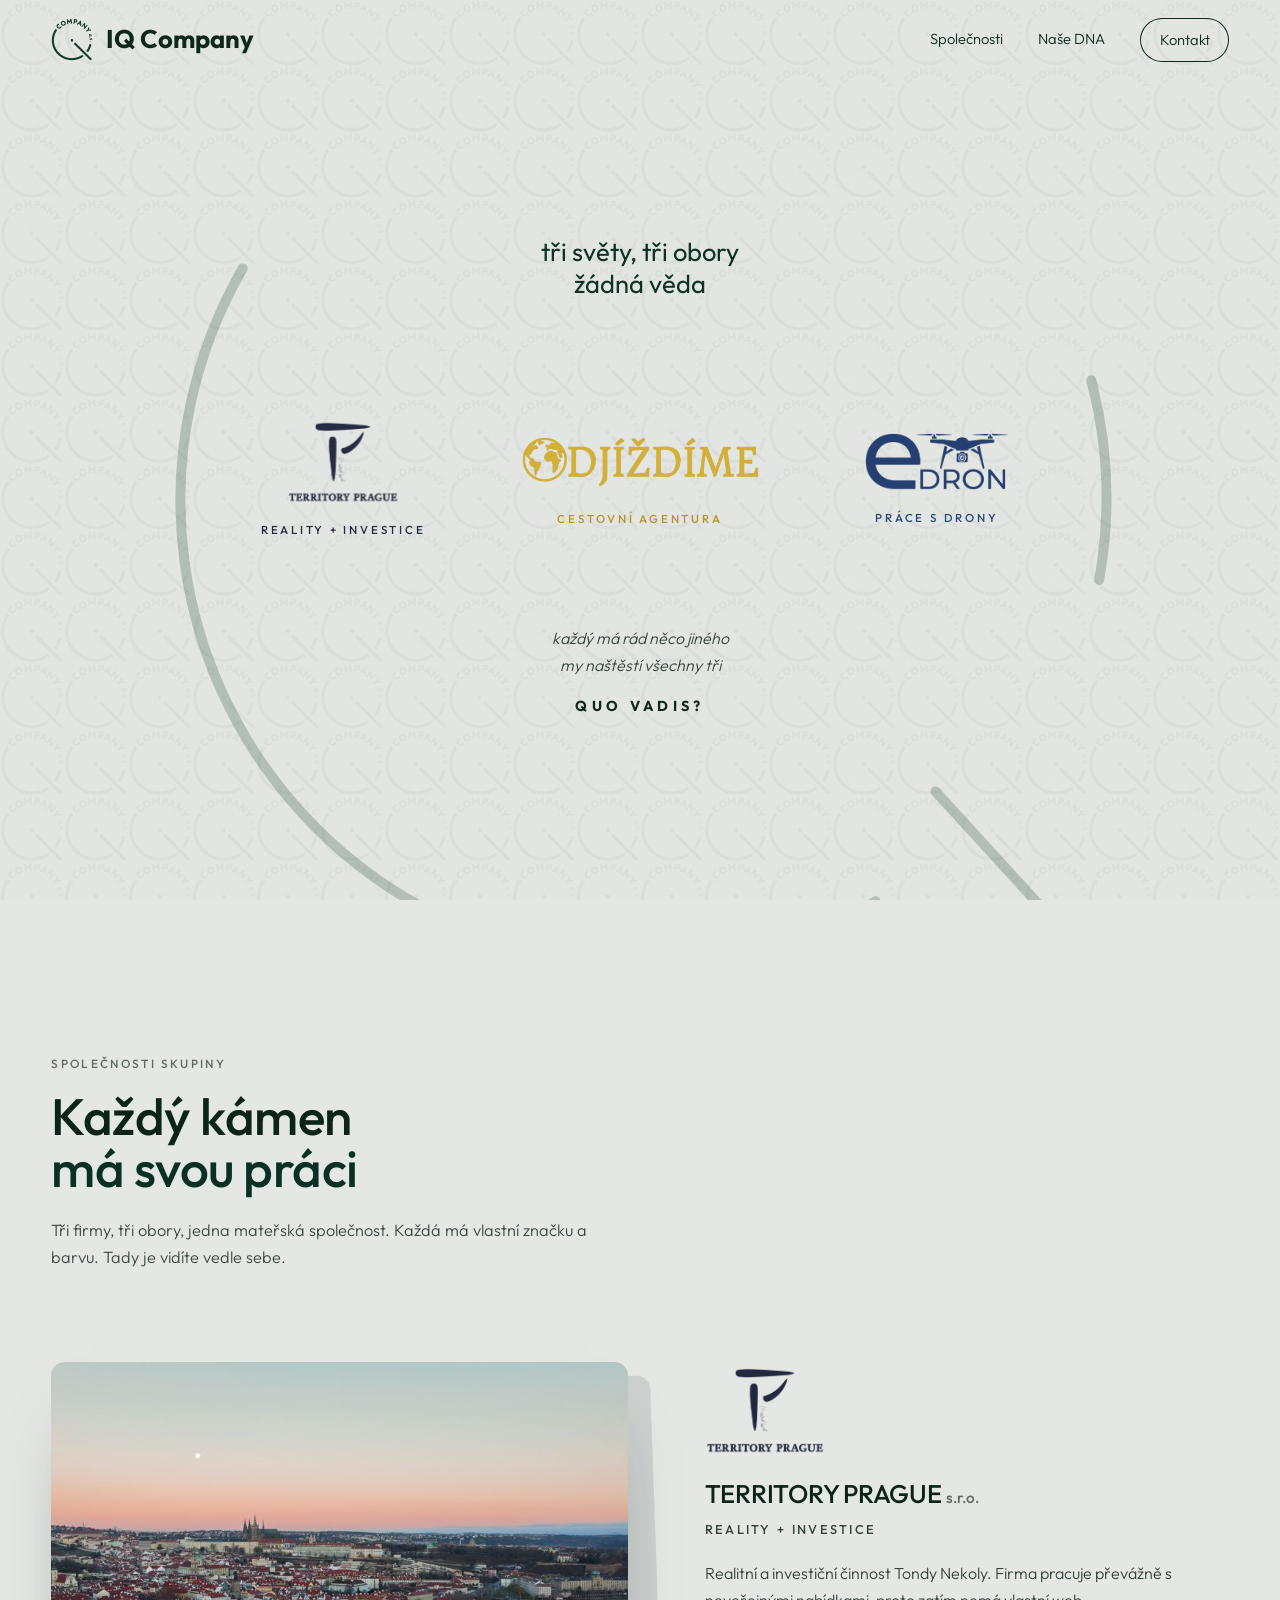
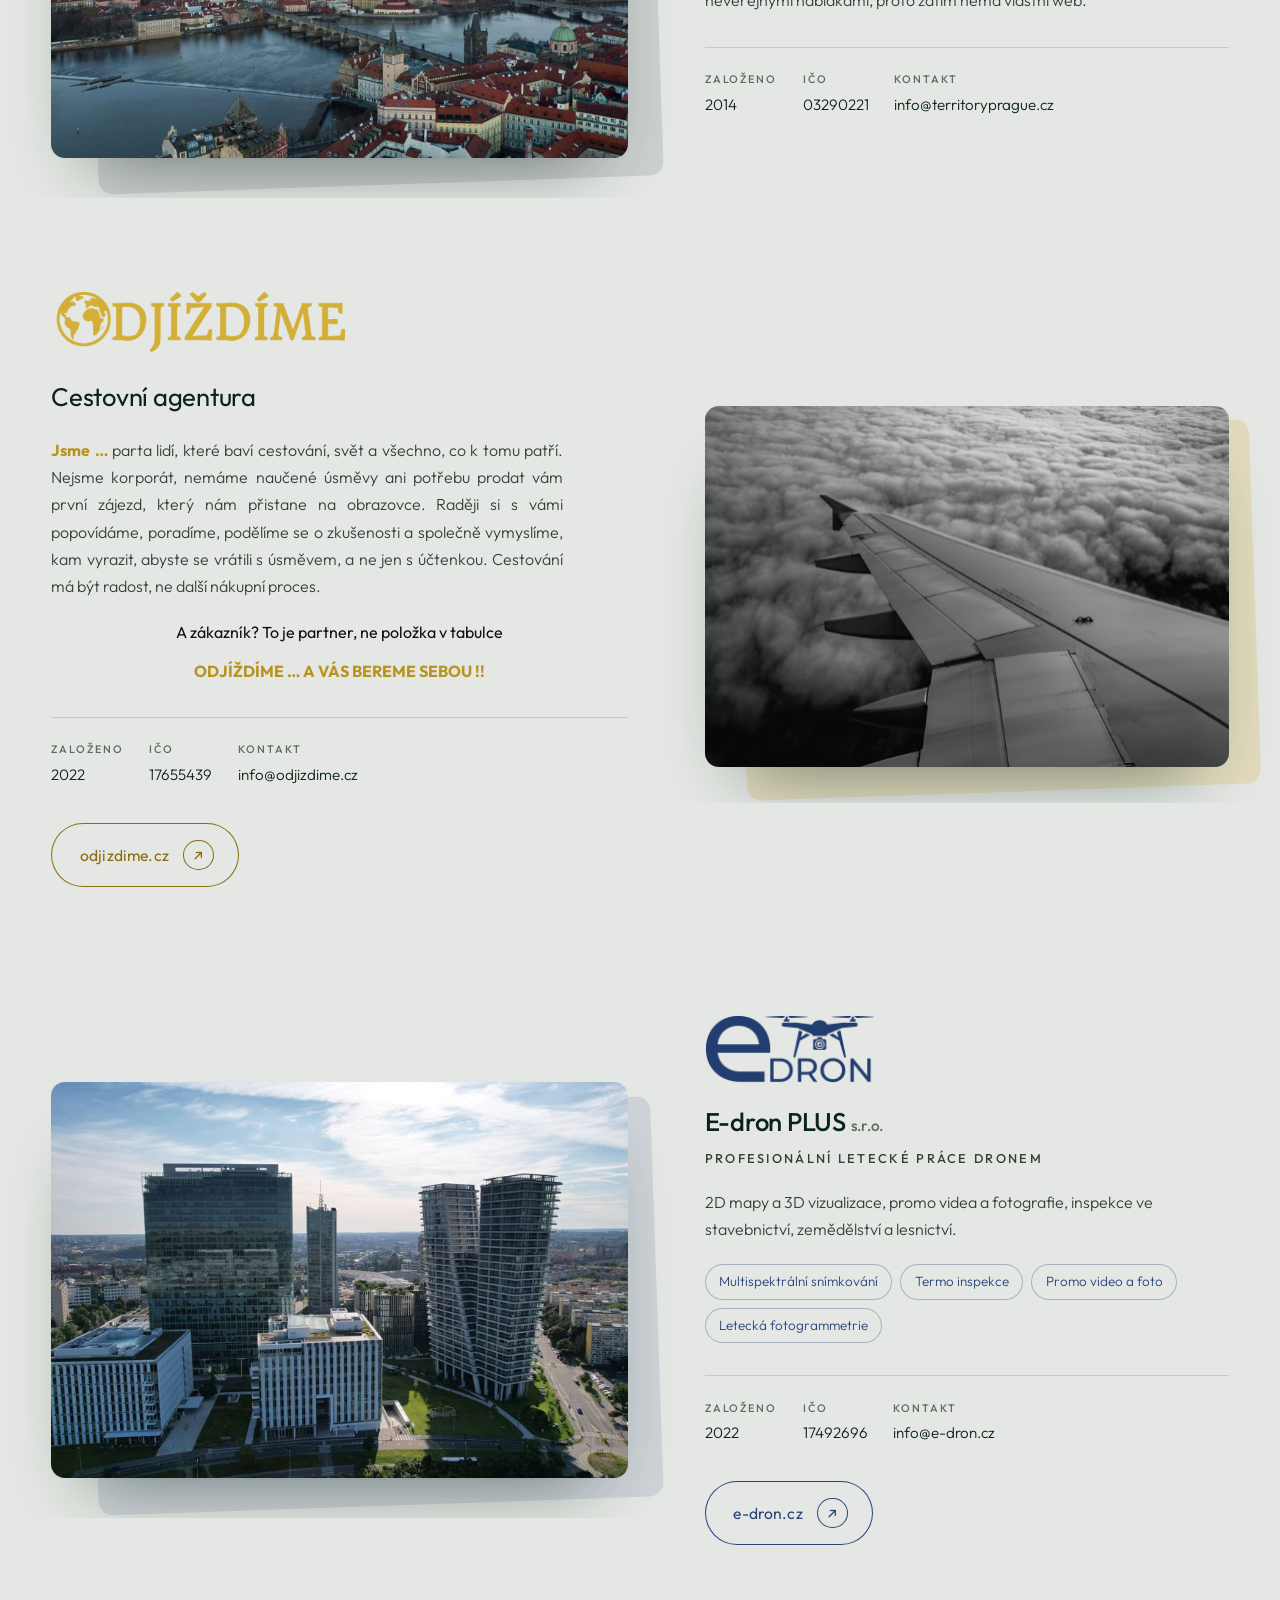
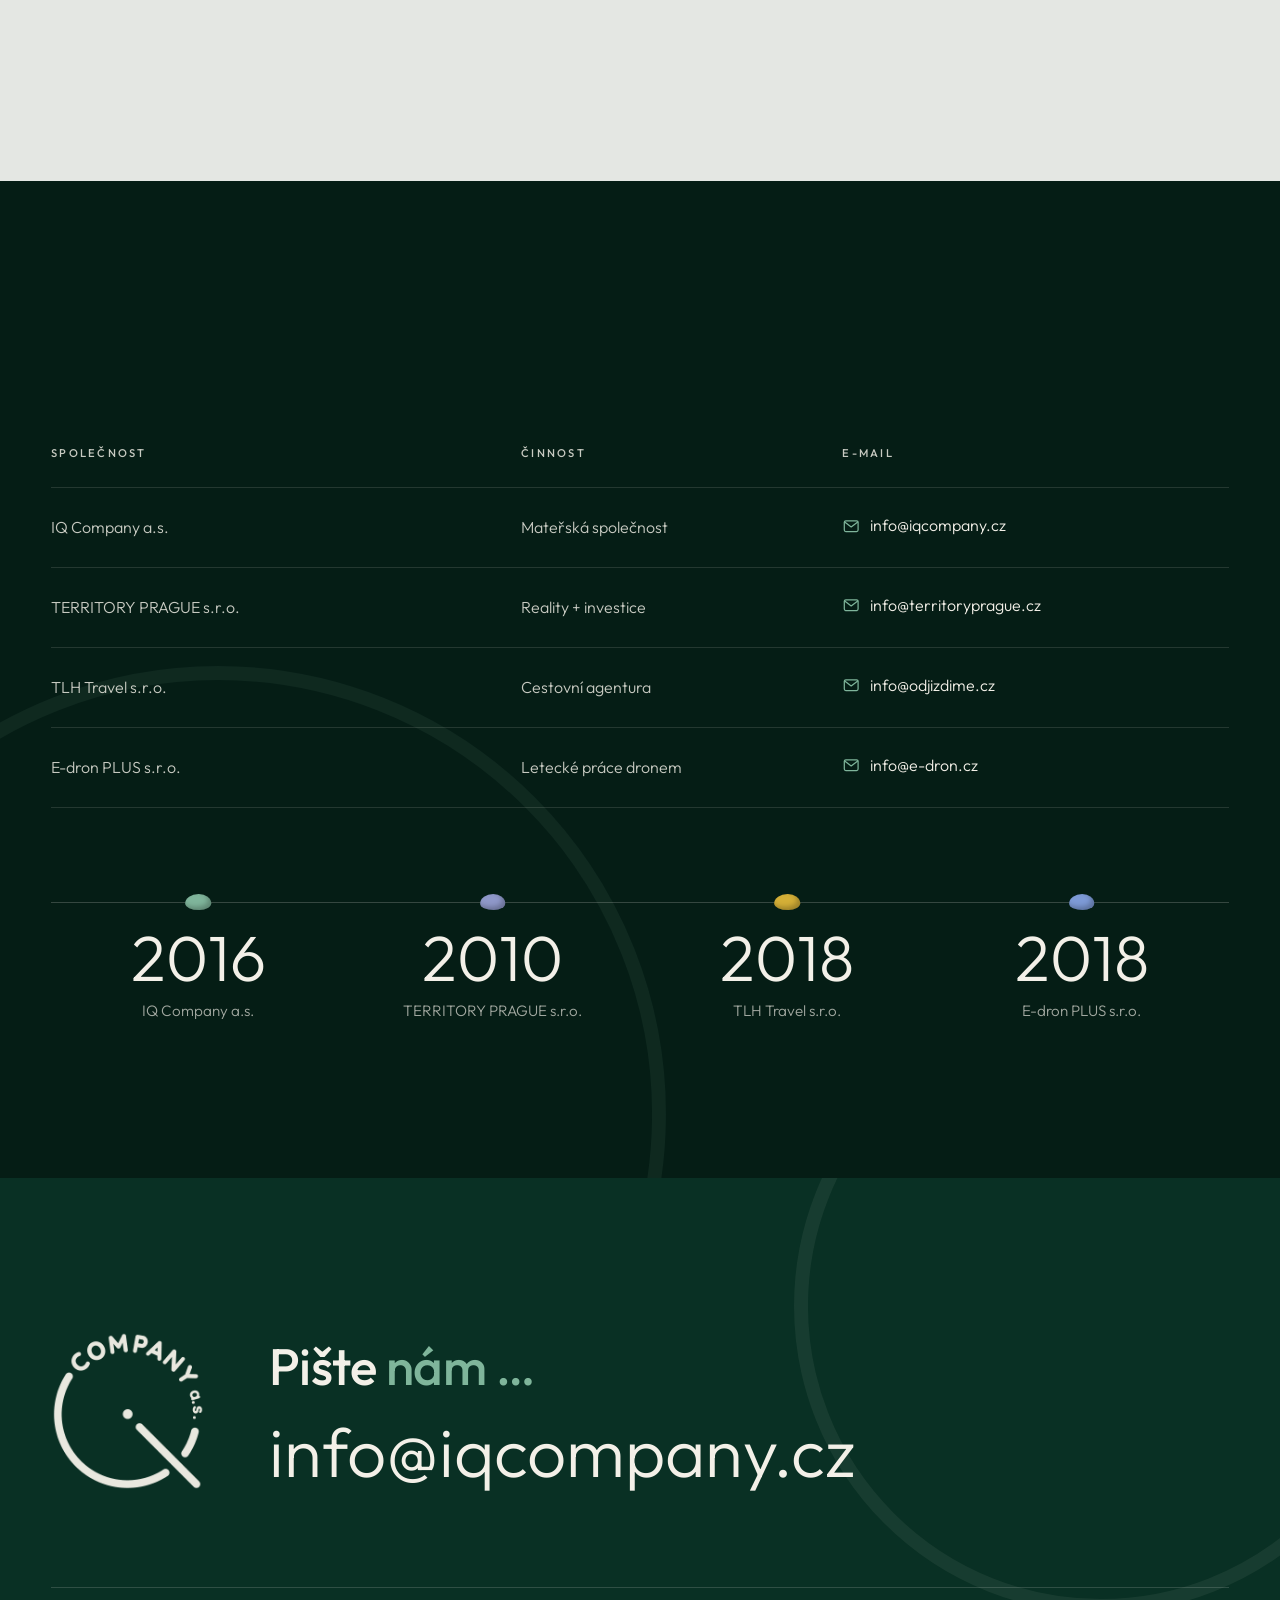
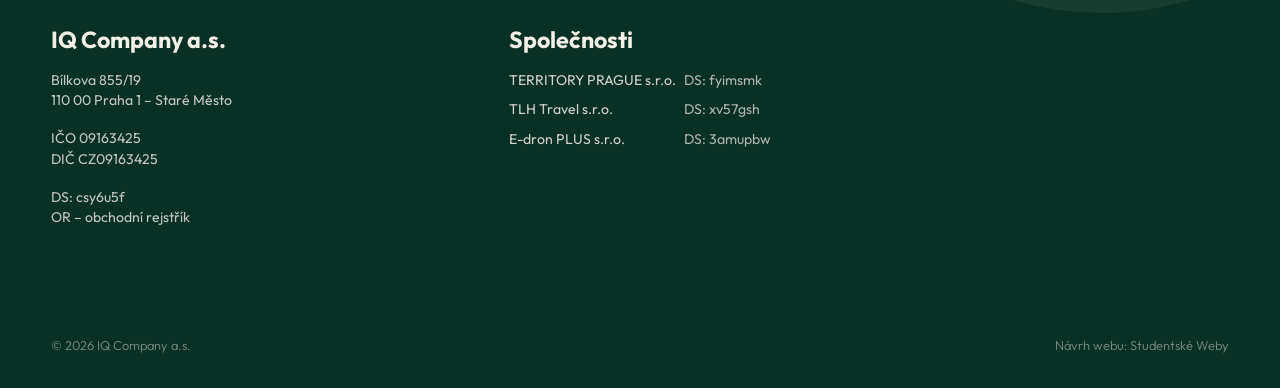
<file: index.html>
<!DOCTYPE html>
<html lang="cs">
<head>
<meta charset="UTF-8">
<meta name="viewport" content="width=device-width, initial-scale=1.0">
<meta name="robots" content="noindex, nofollow">
<title>IQ Company a.s. — TERRITORY PRAGUE, TLH Travel, E-dron PLUS</title>
<meta name="description" content="IQ Company a.s. je mateřská společnost firem TERRITORY PRAGUE s.r.o., TLH Travel s.r.o. (Odjíždíme) a E-dron PLUS s.r.o.">
<meta name="theme-color" content="#093024">
<link rel="icon" type="image/png" href="assets/iq-green.png">
<link rel="preconnect" href="https://fonts.googleapis.com">
<link rel="preconnect" href="https://fonts.gstatic.com" crossorigin>
<link href="https://fonts.googleapis.com/css2?family=Outfit:wght@300;400;500;600;700&display=swap" rel="stylesheet">
<link rel="stylesheet" href="style.css?v=54c20e37">
</head>
<body>

<svg width="0" height="0" style="position:absolute" aria-hidden="true">
  <defs>
    <radialGradient id="shine" cx="32%" cy="26%" r="75%">
      <stop offset="0" stop-color="#fff" stop-opacity=".34"/>
      <stop offset=".45" stop-color="#fff" stop-opacity=".06"/>
      <stop offset="1" stop-color="#000" stop-opacity=".28"/>
    </radialGradient>
    <filter id="soft" x="-30%" y="-80%" width="160%" height="260%"><feGaussianBlur stdDeviation="9"/></filter>
  </defs>
</svg>

<header class="nav" id="nav">
  <a href="#top" class="brand" aria-label="IQ Company a.s. — úvod">
    <img src="assets/iq-green.png" alt="Logo IQ Company a.s." width="46" height="48">
    <span class="brand-name">IQ Company</span>
  </a>
  <nav class="nav-links" aria-label="Hlavní navigace">
    <a href="#spolecnosti">Společnosti</a>
    <a href="#prehled">Naše DNA</a>
    <a href="#kontakt" class="nav-cta">Kontakt</a>
  </nav>
  <button class="burger" aria-label="Menu" aria-expanded="false"><span></span><span></span></button>
</header>

<div class="mnav" id="mnav">
  <a href="#spolecnosti">Společnosti</a>
  <a href="#prehled">Naše DNA</a>
  <a href="#kontakt">Kontakt</a>
</div>

<main id="top">

<!-- ═══════════ HERO ═══════════ -->
<section class="hero">
  <div class="hero-head">
    <h1 class="h1"><span class="h1-sm">tři světy, tři obory</span><span class="h1-sm">žádná věda</span></h1>
  </div>

  <div class="cards" id="karty">
    <a href="#territory" class="card" style="--c:#232841;--k:0" aria-label="TERRITORY PRAGUE — reality + investice">
      <span class="cb"><img class="spin" src="assets/territory-navy.png" alt="TERRITORY PRAGUE" width="513" height="374"><span class="cap">Reality + investice</span></span>
    </a>
    <a href="#odjizdime" class="card" style="--c:#B8941F;--k:1" aria-label="Odjíždíme — cestovní agentura">
      <span class="cb"><img class="spin" src="assets/odjizdime-gold.png" alt="Odjíždíme" width="1600" height="382"><span class="cap">Cestovní agentura</span></span>
    </a>
    <a href="#edron" class="card" style="--c:#29457d;--k:2" aria-label="E-dron — práce s drony">
      <span class="cb"><img class="spin" src="assets/edron-blue.png" alt="E-dron" width="1400" height="560"><span class="cap">Práce s drony</span></span>
    </a>
    <svg class="q-ring" viewBox="0 0 560 600" aria-hidden="true">
    <path class="ring-arc" d="M81 224 A232 232 0 0 0 398 541" pathLength="100"/>
    <path class="ring-arc ring-arc--b" d="M510 380 A232 232 0 0 0 506 280" pathLength="100"/>
    <path class="ring-tail" d="M428 486 L492 556" pathLength="100"/>
  </svg>
  </div>
  <p class="lead">každý má rád něco jiného<br>my naštěstí všechny tři</p>
  <p class="quo">Quo vadis?</p>
</section>

<!-- ═══════════ COMPANIES ═══════════ -->
<section class="companies" id="spolecnosti">
  <div class="sec-head reveal">
    <p class="kicker">Společnosti skupiny</p>
    <h2 class="h2">Každý kámen <em>má svou práci</em></h2>
    <p class="sec-lead">Tři firmy, tři obory, jedna mateřská společnost. Každá má vlastní značku a barvu. Tady je vidíte vedle sebe.</p>
  </div>

  <!-- Territory -->
  <article class="co co--tp" id="territory">
    <figure class="co-img reveal-img">
      <img src="assets/praha-soumrak-m.jpg" srcset="assets/praha-soumrak-m.jpg 960w, assets/praha-soumrak.jpg 1920w" sizes="(max-width: 820px) 92vw, 50vw" alt="Letecký pohled na Prahu za soumraku" loading="lazy">
    </figure>
    <div class="co-body reveal">
      <img class="co-logo co-logo--tp" src="assets/territory-navy.png" alt="Logo TERRITORY PRAGUE" loading="lazy">
      <h3 class="h3">TERRITORY PRAGUE <span>s.r.o.</span></h3>
      <p class="co-field">Reality + investice</p>
      <p>Realitní a investiční činnost Tondy Nekoly. Firma pracuje převážně s neveřejnými nabídkami, proto zatím nemá vlastní web.</p>
      <dl class="co-meta">
        <div><dt>Založeno</dt><dd>2014</dd></div>
        <div><dt>IČO</dt><dd>03290221</dd></div>
        <div><dt>Kontakt</dt><dd><a class="link-u" href="mailto:info@territoryprague.cz">info@territoryprague.cz</a></dd></div>
      </dl>
    </div>
  </article>

  <!-- Odjíždíme -->
  <article class="co co--od co--flip" id="odjizdime">
    <figure class="co-img co-slides reveal-img" aria-label="Fotografie z cest">
      <canvas id="slides" aria-hidden="true"></canvas>
      <img src="assets/odj-wing.jpg" alt="Pohled z okna letadla" class="slides-fallback" loading="lazy">
    </figure>
    <div class="co-body reveal">
      <img class="co-logo co-logo--od" src="assets/odjizdime-gold.png" alt="Logo Odjíždíme" loading="lazy">
      <h3 class="h3">Cestovní agentura</h3>
      <p class="jsme"><b>Jsme …</b> parta lidí, které baví cestování, svět a všechno, co k tomu patří. Nejsme korporát, nemáme naučené úsměvy ani potřebu prodat vám první zájezd, který nám přistane na obrazovce. Raději si s vámi popovídáme, poradíme, podělíme se o zkušenosti a společně vymyslíme, kam vyrazit, abyste se vrátili s&nbsp;úsměvem, a ne jen s&nbsp;účtenkou. Cestování má být radost, ne další nákupní proces.</p>
      <div class="jsme-c">
        <p class="plain">A zákazník? To je partner, ne položka v tabulce</p>
        <p><b>ODJÍŽDÍME … A VÁS BEREME SEBOU !!</b></p>
      </div>
      <dl class="co-meta">
        <div><dt>Založeno</dt><dd>2022</dd></div>
        <div><dt>IČO</dt><dd>17655439</dd></div>
        <div><dt>Kontakt</dt><dd><a class="link-u" href="mailto:info@odjizdime.cz">info@odjizdime.cz</a></dd></div>
      </dl>
      <a href="https://odjizdime.cz/" target="_blank" rel="noopener" class="btn btn--line"><span>odjizdime.cz</span><i aria-hidden="true">↗</i></a>
    </div>
  </article>

  <!-- E-dron -->
  <article class="co co--ed" id="edron">
    <figure class="co-img reveal-img">
      <img src="assets/pankrac-m.jpg" srcset="assets/pankrac-m.jpg 960w, assets/pankrac.jpg 1920w" sizes="(max-width: 820px) 92vw, 50vw" alt="Letecký snímek výškových budov na Pankráci pořízený dronem" loading="lazy">
    </figure>
    <div class="co-body reveal">
      <img class="co-logo co-logo--ed" src="assets/edron-blue.png" alt="Logo E-dron" loading="lazy">
      <h3 class="h3">E-dron PLUS <span>s.r.o.</span></h3>
      <p class="co-field">Profesionální letecké práce dronem</p>
      <p>2D mapy a 3D vizualizace, promo videa a fotografie, inspekce ve stavebnictví, zemědělství a lesnictví.</p>
      <ul class="tags">
        <li>Multispektrální snímkování</li>
        <li>Termo inspekce</li>
        <li>Promo video a foto</li>
        <li>Letecká fotogrammetrie</li>
      </ul>
      <dl class="co-meta">
        <div><dt>Založeno</dt><dd>2022</dd></div>
        <div><dt>IČO</dt><dd>17492696</dd></div>
        <div><dt>Kontakt</dt><dd><a class="link-u" href="mailto:info@e-dron.cz">info@e-dron.cz</a></dd></div>
      </dl>
      <a href="https://www.e-dron.cz/" target="_blank" rel="noopener" class="btn btn--line"><span>e-dron.cz</span><i aria-hidden="true">↗</i></a>
    </div>
  </article>

  <!-- místo pro další kámen: zatím skryto -->
</section>

<!-- ═══════════ OVERVIEW (dark) ═══════════ -->
<section class="overview" id="prehled">
  <div class="ov-inner">
    <div class="sec-head sec-head--dark reveal">
      <p class="kicker">Naše DNA</p>
    </div>

    <div class="ov-table reveal" role="table" aria-label="Přehled společností">
      <div class="ov-row ov-row--head" role="row">
        <span role="columnheader">Společnost</span><span role="columnheader">Činnost</span><span role="columnheader">E-mail</span>
      </div>
      <div class="ov-row" role="row">
        <span role="cell"><b class="pb pb-iq"></b>IQ Company a.s.</span><span role="cell">Mateřská společnost</span><span role="cell"><a class="ov-mail" href="mailto:info@iqcompany.cz"><svg class="mi" viewBox="0 0 24 24" aria-hidden="true"><rect x="3" y="5" width="18" height="14" rx="2"/><path d="M3.5 6.5 12 13l8.5-6.5"/></svg>info@iqcompany.cz</a></span>
      </div>
      <div class="ov-row" role="row">
        <span role="cell"><b class="pb pb-tp"></b>TERRITORY PRAGUE s.r.o.</span><span role="cell">Reality + investice</span><span role="cell"><a class="ov-mail" href="mailto:info@territoryprague.cz"><svg class="mi" viewBox="0 0 24 24" aria-hidden="true"><rect x="3" y="5" width="18" height="14" rx="2"/><path d="M3.5 6.5 12 13l8.5-6.5"/></svg>info@territoryprague.cz</a></span>
      </div>
      <div class="ov-row" role="row">
        <span role="cell"><b class="pb pb-od"></b>TLH Travel s.r.o.</span><span role="cell">Cestovní agentura</span><span role="cell"><a class="ov-mail" href="mailto:info@odjizdime.cz"><svg class="mi" viewBox="0 0 24 24" aria-hidden="true"><rect x="3" y="5" width="18" height="14" rx="2"/><path d="M3.5 6.5 12 13l8.5-6.5"/></svg>info@odjizdime.cz</a></span>
      </div>
      <div class="ov-row" role="row">
        <span role="cell"><b class="pb pb-ed"></b>E-dron PLUS s.r.o.</span><span role="cell">Letecké práce dronem</span><span role="cell"><a class="ov-mail" href="mailto:info@e-dron.cz"><svg class="mi" viewBox="0 0 24 24" aria-hidden="true"><rect x="3" y="5" width="18" height="14" rx="2"/><path d="M3.5 6.5 12 13l8.5-6.5"/></svg>info@e-dron.cz</a></span>
      </div>
    </div>

    <div class="timeline reveal">
      <ol>
        <li style="--c:#7fb59b"><a class="yr" data-count="2020" href="https://or.justice.cz/ias/ui/rejstrik-$firma?ico=09163425" target="_blank" rel="noopener" title="Obchodní rejstřík">2020</a><span>IQ Company a.s.</span></li>
        <li style="--c:#8f98c9"><a class="yr" data-count="2014" href="https://or.justice.cz/ias/ui/rejstrik-$firma?ico=03290221" target="_blank" rel="noopener" title="Obchodní rejstřík">2014</a><span>TERRITORY PRAGUE s.r.o.</span></li>
        <li style="--c:#D4AF37"><a class="yr" data-count="2022" href="https://or.justice.cz/ias/ui/rejstrik-$firma?ico=17655439" target="_blank" rel="noopener" title="Obchodní rejstřík">2022</a><span>TLH Travel s.r.o.</span></li>
        <li style="--c:#7d9ad6"><a class="yr" data-count="2022" href="https://or.justice.cz/ias/ui/rejstrik-$firma?ico=17492696" target="_blank" rel="noopener" title="Obchodní rejstřík">2022</a><span>E-dron PLUS s.r.o.</span></li>
      </ol>
    </div>
  </div>
</section>

<!-- ═══════════ CONTACT ═══════════ -->
<footer class="contact" id="kontakt">
  <div class="ct-inner">
    <div class="ct-main reveal">
      <img src="assets/iq-cream.png" alt="Logo IQ Company a.s." class="ct-logo" loading="lazy">
      <h2 class="h2">Pište <em>nám …</em></h2>
      <a href="mailto:info@iqcompany.cz" class="ct-mail">info@iqcompany.cz</a>
    </div>
    <div class="ct-cols reveal">
      <div class="ct-firm">
        <p class="ct-name">IQ Company a.s.</p>
        <p class="ct-addr">Bílkova 855/19<br>110 00 Praha 1 – Staré Město</p>
        <p class="ct-addr">IČO 09163425<br>DIČ CZ09163425</p>
        <p class="ct-addr">DS: csy6u5f<br><a class="link-u" href="https://or.justice.cz/ias/ui/rejstrik-$firma?ico=09163425" target="_blank" rel="noopener">OR – obchodní rejstřík</a></p>
      </div>
      <div class="ct-firm">
        <p class="ct-name">Společnosti</p>
        <ul class="ct-links ct-addr">
          <li><a class="link-u" href="#territory">TERRITORY PRAGUE s.r.o.</a><span>DS: fyimsmk</span></li>
          <li><a class="link-u" href="https://odjizdime.cz/" target="_blank" rel="noopener">TLH Travel s.r.o.</a><span>DS: xv57gsh</span></li>
          <li><a class="link-u" href="https://www.e-dron.cz/" target="_blank" rel="noopener">E-dron PLUS s.r.o.</a><span>DS: 3amupbw</span></li>
        </ul>
      </div>
      <div class="ct-firm ct-free" aria-hidden="true"></div>
    </div>
    <div class="ct-bottom">
      <span>© 2026 IQ Company a.s.</span>
      <span>Návrh webu: Studentské Weby</span>
    </div>
  </div>
</footer>

</main>

<script src="main.js?v=bc9499a3" defer></script>
</body>
</html>
</file>
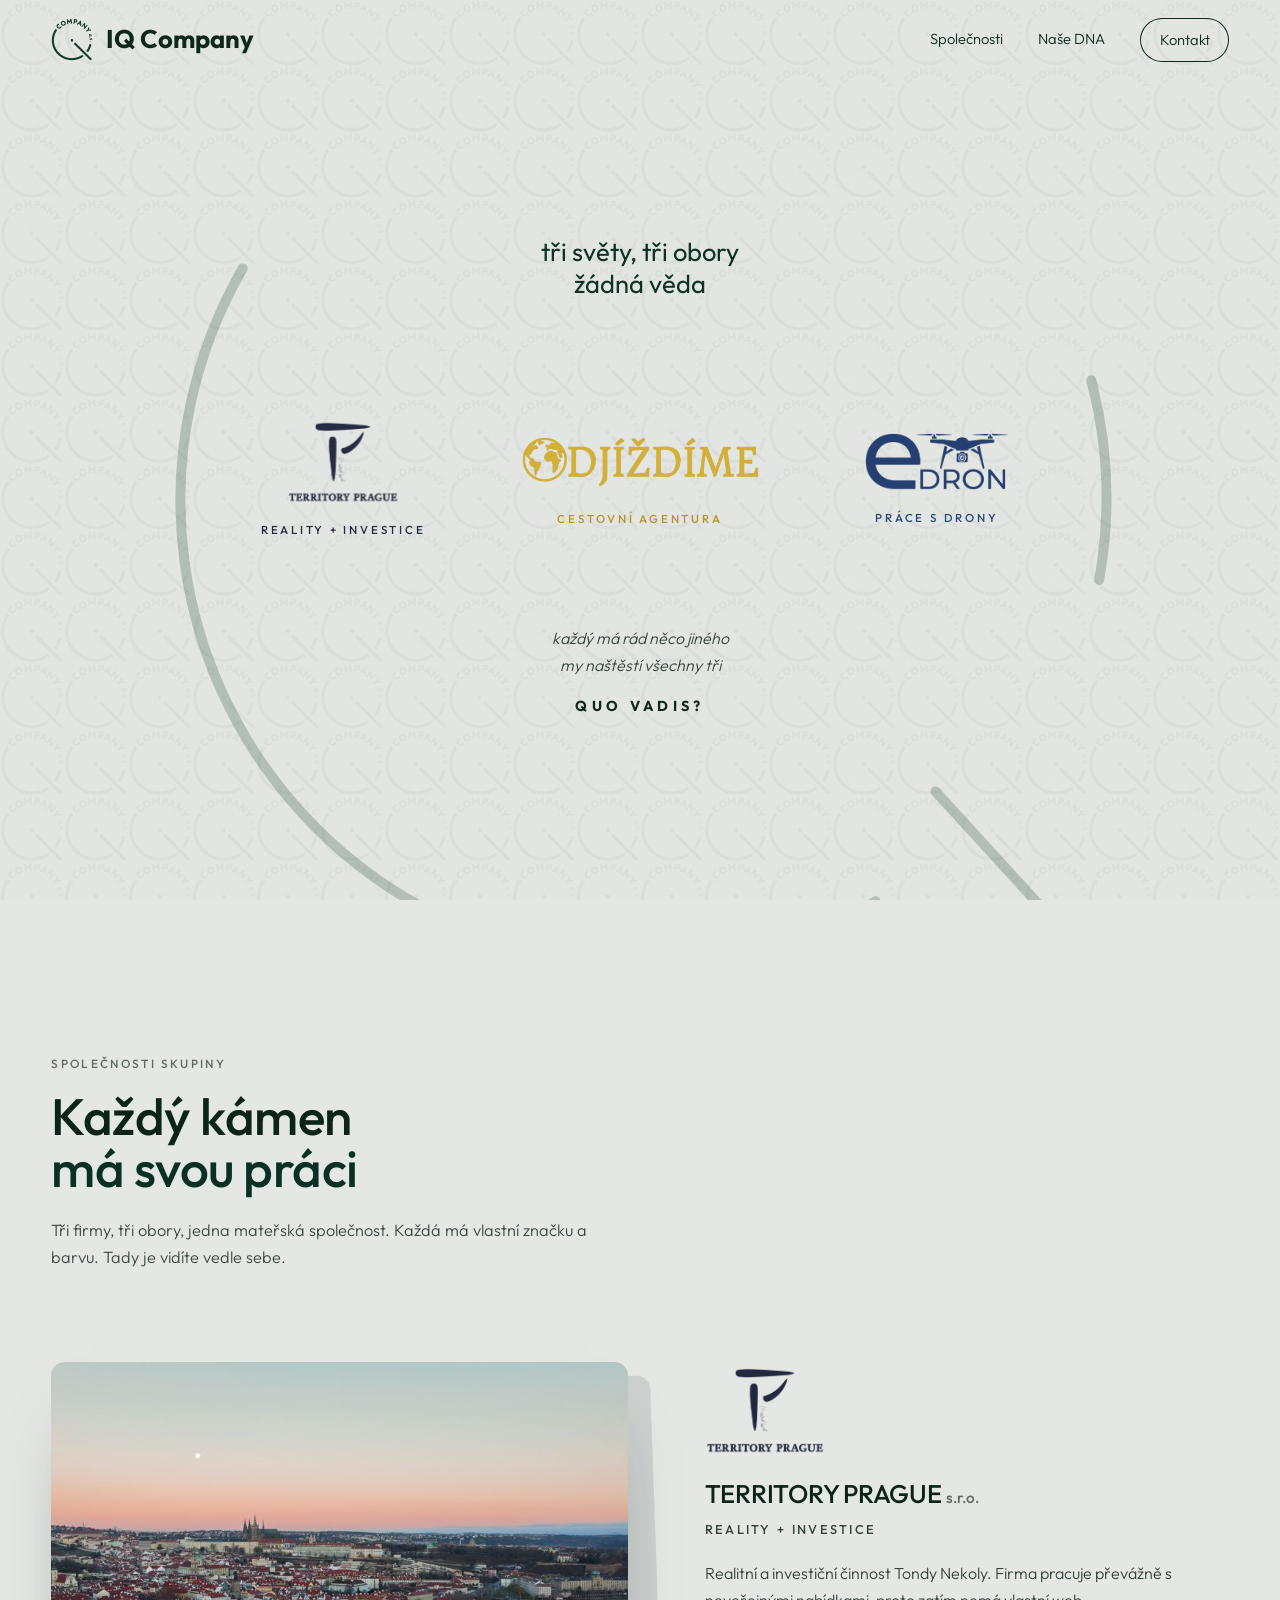
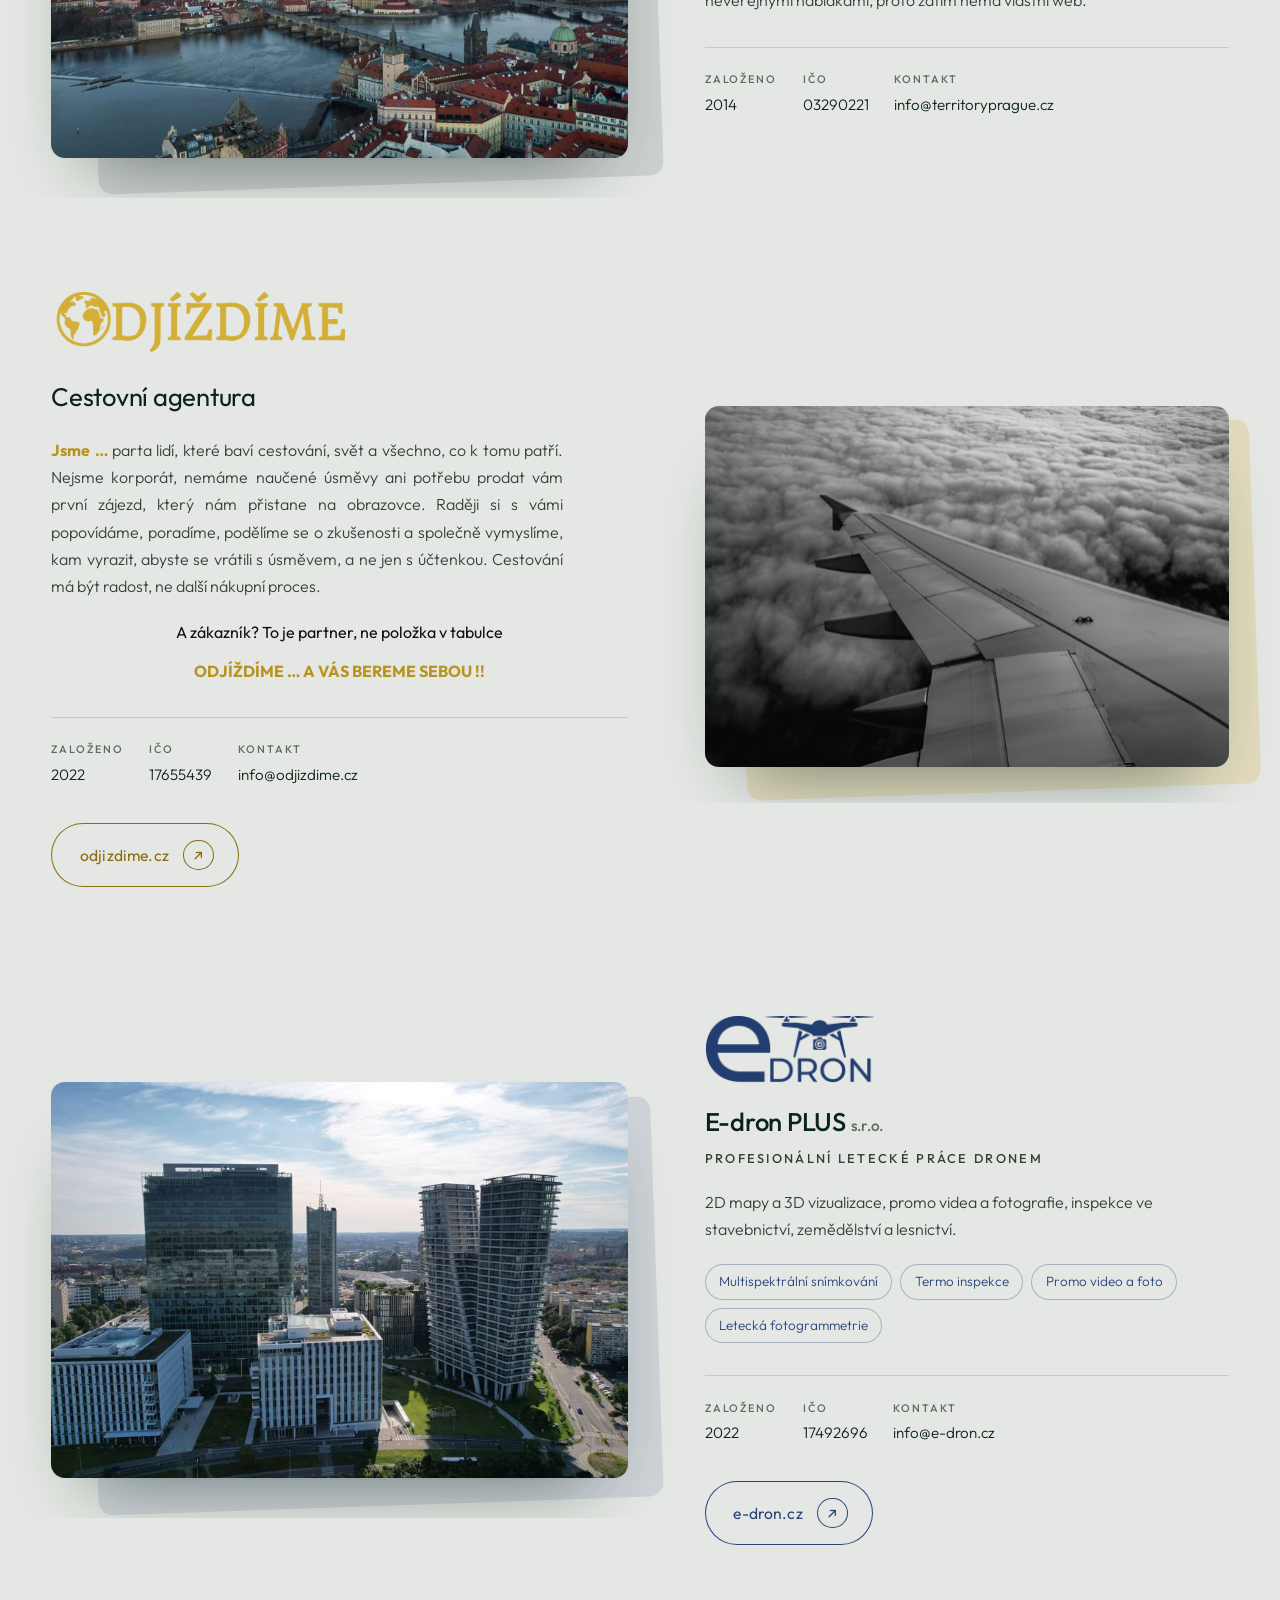
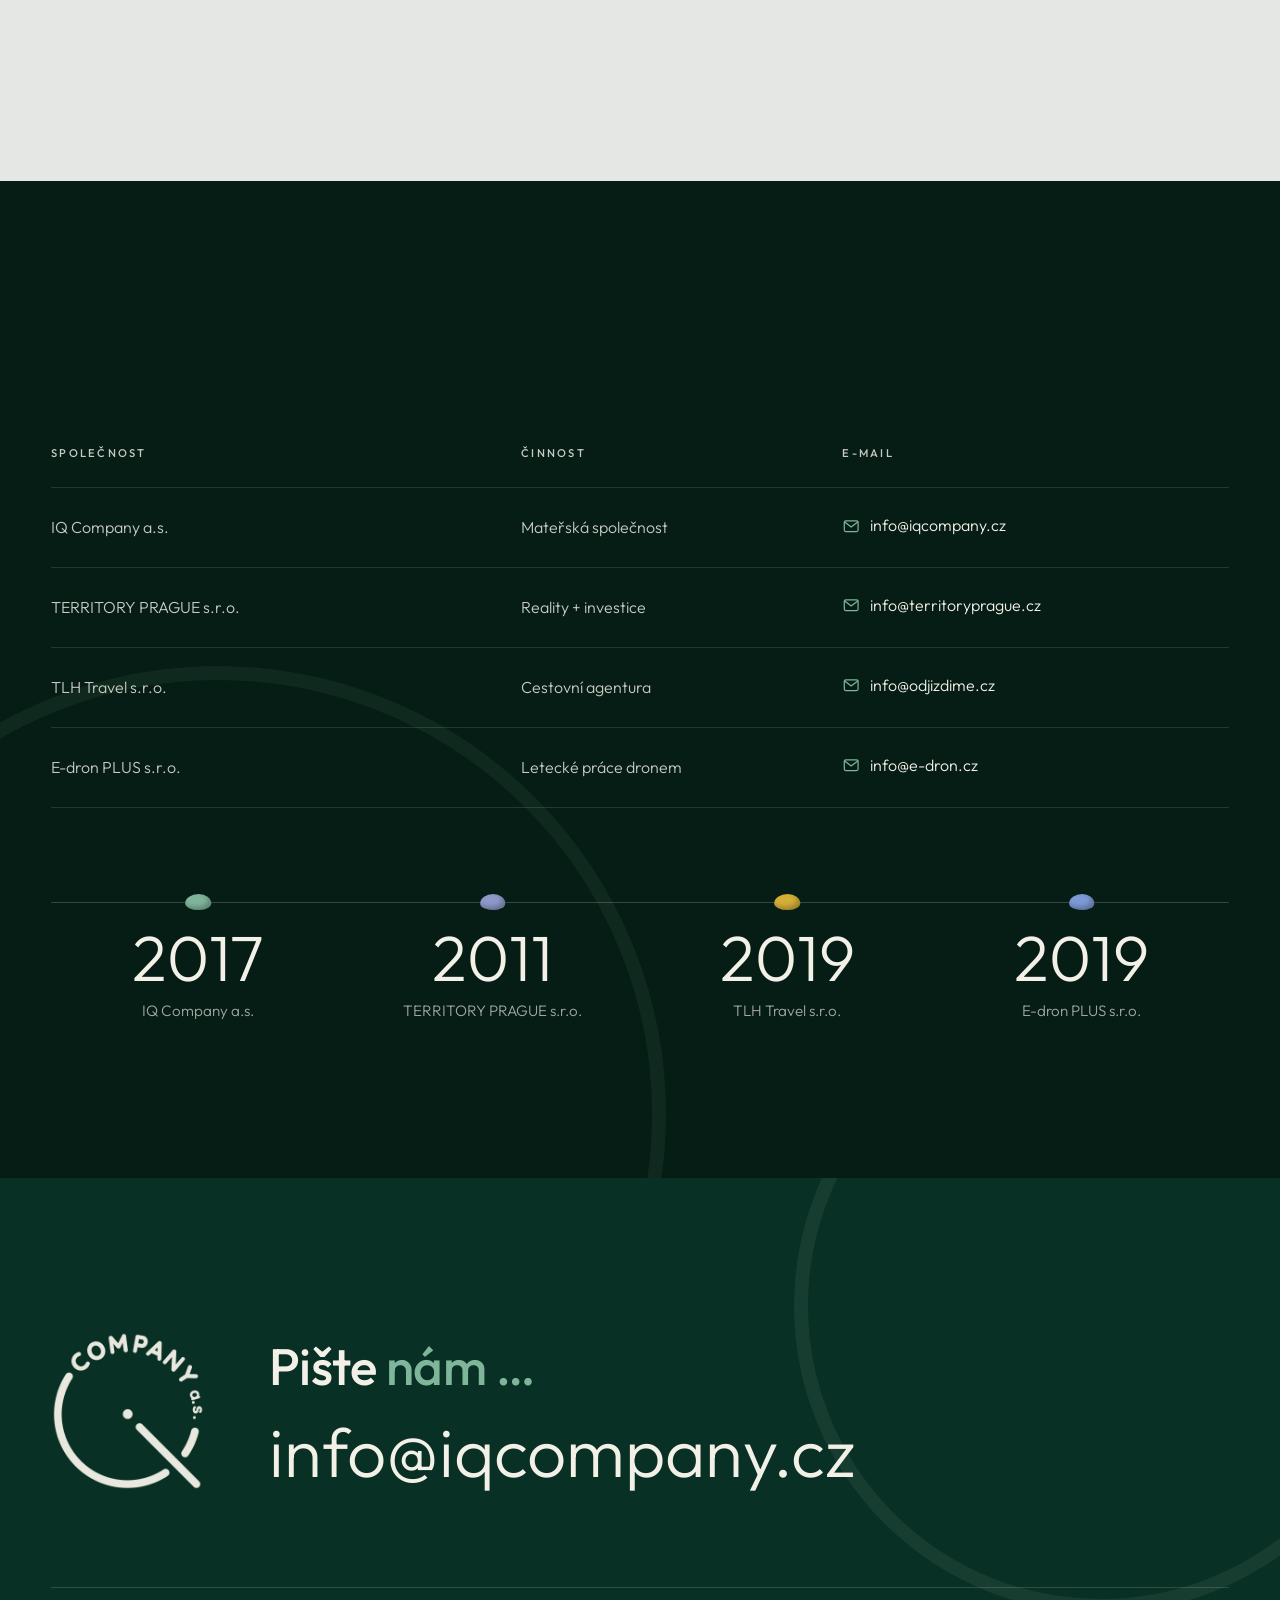
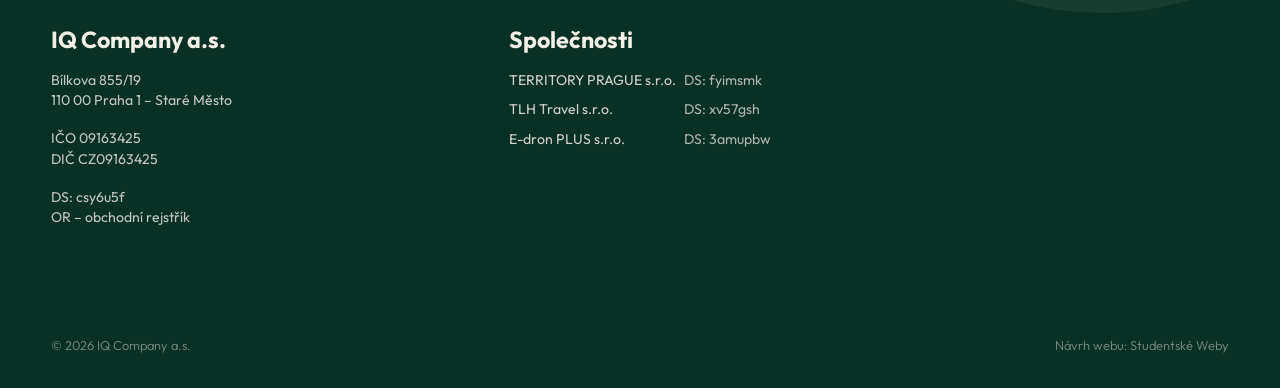
<file: _template.html>
<!DOCTYPE html>
<html lang="cs">
<head>
<meta charset="UTF-8">
<meta name="viewport" content="width=device-width, initial-scale=1.0">
<meta name="robots" content="noindex, nofollow">
<title>IQ Company a.s. — TERRITORY PRAGUE, TLH Travel, E-dron PLUS</title>
<meta name="description" content="IQ Company a.s. je mateřská společnost firem TERRITORY PRAGUE s.r.o., TLH Travel s.r.o. (Odjíždíme) a E-dron PLUS s.r.o.">
<meta name="theme-color" content="#093024">
<link rel="icon" type="image/png" href="assets/iq-green.png">
<link rel="preconnect" href="https://fonts.googleapis.com">
<link rel="preconnect" href="https://fonts.gstatic.com" crossorigin>
<link href="https://fonts.googleapis.com/css2?family=Outfit:wght@300;400;500;600;700&display=swap" rel="stylesheet">
<link rel="stylesheet" href="style.css?v=__CSSV__">
</head>
<body>

<svg width="0" height="0" style="position:absolute" aria-hidden="true">
  <defs>
    <radialGradient id="shine" cx="32%" cy="26%" r="75%">
      <stop offset="0" stop-color="#fff" stop-opacity=".34"/>
      <stop offset=".45" stop-color="#fff" stop-opacity=".06"/>
      <stop offset="1" stop-color="#000" stop-opacity=".28"/>
    </radialGradient>
    <filter id="soft" x="-30%" y="-80%" width="160%" height="260%"><feGaussianBlur stdDeviation="9"/></filter>
  </defs>
</svg>

<header class="nav" id="nav">
  <a href="#top" class="brand" aria-label="IQ Company a.s. — úvod">
    <img src="assets/iq-green.png" alt="Logo IQ Company a.s." width="46" height="48">
    <span class="brand-name">IQ Company</span>
  </a>
  <nav class="nav-links" aria-label="Hlavní navigace">
    <a href="#spolecnosti">Společnosti</a>
    <a href="#prehled">Naše DNA</a>
    <a href="#kontakt" class="nav-cta">Kontakt</a>
  </nav>
  <button class="burger" aria-label="Menu" aria-expanded="false"><span></span><span></span></button>
</header>

<div class="mnav" id="mnav">
  <a href="#spolecnosti">Společnosti</a>
  <a href="#prehled">Naše DNA</a>
  <a href="#kontakt">Kontakt</a>
</div>

<main id="top">

<!-- ═══════════ HERO ═══════════ -->
<section class="hero">
  <div class="hero-head">
    <h1 class="h1"><span class="h1-sm">tři světy, tři obory</span><span class="h1-sm">žádná věda</span></h1>
  </div>

  <div class="cards" id="karty">
    <a href="#territory" class="card" style="--c:#232841;--k:0" aria-label="TERRITORY PRAGUE — reality + investice">
      <span class="cb"><img class="spin" src="assets/territory-navy.png" alt="TERRITORY PRAGUE" width="513" height="374"><span class="cap">Reality + investice</span></span>
    </a>
    <a href="#odjizdime" class="card" style="--c:#B8941F;--k:1" aria-label="Odjíždíme — cestovní agentura">
      <span class="cb"><img class="spin" src="assets/odjizdime-gold.png" alt="Odjíždíme" width="1600" height="382"><span class="cap">Cestovní agentura</span></span>
    </a>
    <a href="#edron" class="card" style="--c:#29457d;--k:2" aria-label="E-dron — práce s drony">
      <span class="cb"><img class="spin" src="assets/edron-blue.png" alt="E-dron" width="1400" height="560"><span class="cap">Práce s drony</span></span>
    </a>
    <svg class="q-ring" viewBox="0 0 560 600" aria-hidden="true">
    <path class="ring-arc" d="M81 224 A232 232 0 0 0 398 541" pathLength="100"/>
    <path class="ring-arc ring-arc--b" d="M510 380 A232 232 0 0 0 506 280" pathLength="100"/>
    <path class="ring-tail" d="M428 486 L492 556" pathLength="100"/>
  </svg>
  </div>
  <p class="lead">každý má rád něco jiného<br>my naštěstí všechny tři</p>
  <p class="quo">Quo vadis?</p>
</section>

<!-- ═══════════ COMPANIES ═══════════ -->
<section class="companies" id="spolecnosti">
  <div class="sec-head reveal">
    <p class="kicker">Společnosti skupiny</p>
    <h2 class="h2">Každý kámen <em>má svou práci</em></h2>
    <p class="sec-lead">Tři firmy, tři obory, jedna mateřská společnost. Každá má vlastní značku a barvu. Tady je vidíte vedle sebe.</p>
  </div>

  <!-- Territory -->
  <article class="co co--tp" id="territory">
    <figure class="co-img reveal-img">
      <img src="assets/praha-soumrak-m.jpg" srcset="assets/praha-soumrak-m.jpg 960w, assets/praha-soumrak.jpg 1920w" sizes="(max-width: 820px) 92vw, 50vw" alt="Letecký pohled na Prahu za soumraku" loading="lazy">
    </figure>
    <div class="co-body reveal">
      <img class="co-logo co-logo--tp" src="assets/territory-navy.png" alt="Logo TERRITORY PRAGUE" loading="lazy">
      <h3 class="h3">TERRITORY PRAGUE <span>s.r.o.</span></h3>
      <p class="co-field">Reality + investice</p>
      <p>Realitní a investiční činnost Tondy Nekoly. Firma pracuje převážně s neveřejnými nabídkami, proto zatím nemá vlastní web.</p>
      <dl class="co-meta">
        <div><dt>Založeno</dt><dd>2014</dd></div>
        <div><dt>IČO</dt><dd>03290221</dd></div>
        <div><dt>Kontakt</dt><dd><a class="link-u" href="mailto:info@territoryprague.cz">info@territoryprague.cz</a></dd></div>
      </dl>
    </div>
  </article>

  <!-- Odjíždíme -->
  <article class="co co--od co--flip" id="odjizdime">
    <figure class="co-img co-slides reveal-img" aria-label="Fotografie z cest">
      <canvas id="slides" aria-hidden="true"></canvas>
      <img src="assets/odj-wing.jpg" alt="Pohled z okna letadla" class="slides-fallback" loading="lazy">
    </figure>
    <div class="co-body reveal">
      <img class="co-logo co-logo--od" src="assets/odjizdime-gold.png" alt="Logo Odjíždíme" loading="lazy">
      <h3 class="h3">Cestovní agentura</h3>
      <p class="jsme"><b>Jsme …</b> parta lidí, které baví cestování, svět a všechno, co k tomu patří. Nejsme korporát, nemáme naučené úsměvy ani potřebu prodat vám první zájezd, který nám přistane na obrazovce. Raději si s vámi popovídáme, poradíme, podělíme se o zkušenosti a společně vymyslíme, kam vyrazit, abyste se vrátili s&nbsp;úsměvem, a ne jen s&nbsp;účtenkou. Cestování má být radost, ne další nákupní proces.</p>
      <div class="jsme-c">
        <p class="plain">A zákazník? To je partner, ne položka v tabulce</p>
        <p><b>ODJÍŽDÍME … A VÁS BEREME SEBOU !!</b></p>
      </div>
      <dl class="co-meta">
        <div><dt>Založeno</dt><dd>2022</dd></div>
        <div><dt>IČO</dt><dd>17655439</dd></div>
        <div><dt>Kontakt</dt><dd><a class="link-u" href="mailto:info@odjizdime.cz">info@odjizdime.cz</a></dd></div>
      </dl>
      <a href="https://odjizdime.cz/" target="_blank" rel="noopener" class="btn btn--line"><span>odjizdime.cz</span><i aria-hidden="true">↗</i></a>
    </div>
  </article>

  <!-- E-dron -->
  <article class="co co--ed" id="edron">
    <figure class="co-img reveal-img">
      <img src="assets/pankrac-m.jpg" srcset="assets/pankrac-m.jpg 960w, assets/pankrac.jpg 1920w" sizes="(max-width: 820px) 92vw, 50vw" alt="Letecký snímek výškových budov na Pankráci pořízený dronem" loading="lazy">
    </figure>
    <div class="co-body reveal">
      <img class="co-logo co-logo--ed" src="assets/edron-blue.png" alt="Logo E-dron" loading="lazy">
      <h3 class="h3">E-dron PLUS <span>s.r.o.</span></h3>
      <p class="co-field">Profesionální letecké práce dronem</p>
      <p>2D mapy a 3D vizualizace, promo videa a fotografie, inspekce ve stavebnictví, zemědělství a lesnictví.</p>
      <ul class="tags">
        <li>Multispektrální snímkování</li>
        <li>Termo inspekce</li>
        <li>Promo video a foto</li>
        <li>Letecká fotogrammetrie</li>
      </ul>
      <dl class="co-meta">
        <div><dt>Založeno</dt><dd>2022</dd></div>
        <div><dt>IČO</dt><dd>17492696</dd></div>
        <div><dt>Kontakt</dt><dd><a class="link-u" href="mailto:info@e-dron.cz">info@e-dron.cz</a></dd></div>
      </dl>
      <a href="https://www.e-dron.cz/" target="_blank" rel="noopener" class="btn btn--line"><span>e-dron.cz</span><i aria-hidden="true">↗</i></a>
    </div>
  </article>

  <!-- místo pro další kámen: zatím skryto -->
</section>

<!-- ═══════════ OVERVIEW (dark) ═══════════ -->
<section class="overview" id="prehled">
  <div class="ov-inner">
    <div class="sec-head sec-head--dark reveal">
      <p class="kicker">Naše DNA</p>
    </div>

    <div class="ov-table reveal" role="table" aria-label="Přehled společností">
      <div class="ov-row ov-row--head" role="row">
        <span role="columnheader">Společnost</span><span role="columnheader">Činnost</span><span role="columnheader">E-mail</span>
      </div>
      <div class="ov-row" role="row">
        <span role="cell"><b class="pb pb-iq"></b>IQ Company a.s.</span><span role="cell">Mateřská společnost</span><span role="cell"><a class="ov-mail" href="mailto:info@iqcompany.cz"><svg class="mi" viewBox="0 0 24 24" aria-hidden="true"><rect x="3" y="5" width="18" height="14" rx="2"/><path d="M3.5 6.5 12 13l8.5-6.5"/></svg>info@iqcompany.cz</a></span>
      </div>
      <div class="ov-row" role="row">
        <span role="cell"><b class="pb pb-tp"></b>TERRITORY PRAGUE s.r.o.</span><span role="cell">Reality + investice</span><span role="cell"><a class="ov-mail" href="mailto:info@territoryprague.cz"><svg class="mi" viewBox="0 0 24 24" aria-hidden="true"><rect x="3" y="5" width="18" height="14" rx="2"/><path d="M3.5 6.5 12 13l8.5-6.5"/></svg>info@territoryprague.cz</a></span>
      </div>
      <div class="ov-row" role="row">
        <span role="cell"><b class="pb pb-od"></b>TLH Travel s.r.o.</span><span role="cell">Cestovní agentura</span><span role="cell"><a class="ov-mail" href="mailto:info@odjizdime.cz"><svg class="mi" viewBox="0 0 24 24" aria-hidden="true"><rect x="3" y="5" width="18" height="14" rx="2"/><path d="M3.5 6.5 12 13l8.5-6.5"/></svg>info@odjizdime.cz</a></span>
      </div>
      <div class="ov-row" role="row">
        <span role="cell"><b class="pb pb-ed"></b>E-dron PLUS s.r.o.</span><span role="cell">Letecké práce dronem</span><span role="cell"><a class="ov-mail" href="mailto:info@e-dron.cz"><svg class="mi" viewBox="0 0 24 24" aria-hidden="true"><rect x="3" y="5" width="18" height="14" rx="2"/><path d="M3.5 6.5 12 13l8.5-6.5"/></svg>info@e-dron.cz</a></span>
      </div>
    </div>

    <div class="timeline reveal">
      <ol>
        <li style="--c:#7fb59b"><a class="yr" data-count="2020" href="https://or.justice.cz/ias/ui/rejstrik-$firma?ico=09163425" target="_blank" rel="noopener" title="Obchodní rejstřík">2020</a><span>IQ Company a.s.</span></li>
        <li style="--c:#8f98c9"><a class="yr" data-count="2014" href="https://or.justice.cz/ias/ui/rejstrik-$firma?ico=03290221" target="_blank" rel="noopener" title="Obchodní rejstřík">2014</a><span>TERRITORY PRAGUE s.r.o.</span></li>
        <li style="--c:#D4AF37"><a class="yr" data-count="2022" href="https://or.justice.cz/ias/ui/rejstrik-$firma?ico=17655439" target="_blank" rel="noopener" title="Obchodní rejstřík">2022</a><span>TLH Travel s.r.o.</span></li>
        <li style="--c:#7d9ad6"><a class="yr" data-count="2022" href="https://or.justice.cz/ias/ui/rejstrik-$firma?ico=17492696" target="_blank" rel="noopener" title="Obchodní rejstřík">2022</a><span>E-dron PLUS s.r.o.</span></li>
      </ol>
    </div>
  </div>
</section>

<!-- ═══════════ CONTACT ═══════════ -->
<footer class="contact" id="kontakt">
  <div class="ct-inner">
    <div class="ct-main reveal">
      <img src="assets/iq-cream.png" alt="Logo IQ Company a.s." class="ct-logo" loading="lazy">
      <h2 class="h2">Pište <em>nám …</em></h2>
      <a href="mailto:info@iqcompany.cz" class="ct-mail">info@iqcompany.cz</a>
    </div>
    <div class="ct-cols reveal">
      <div class="ct-firm">
        <p class="ct-name">IQ Company a.s.</p>
        <p class="ct-addr">Bílkova 855/19<br>110 00 Praha 1 – Staré Město</p>
        <p class="ct-addr">IČO 09163425<br>DIČ CZ09163425</p>
        <p class="ct-addr">DS: csy6u5f<br><a class="link-u" href="https://or.justice.cz/ias/ui/rejstrik-$firma?ico=09163425" target="_blank" rel="noopener">OR – obchodní rejstřík</a></p>
      </div>
      <div class="ct-firm">
        <p class="ct-name">Společnosti</p>
        <ul class="ct-links ct-addr">
          <li><a class="link-u" href="#territory">TERRITORY PRAGUE s.r.o.</a><span>DS: fyimsmk</span></li>
          <li><a class="link-u" href="https://odjizdime.cz/" target="_blank" rel="noopener">TLH Travel s.r.o.</a><span>DS: xv57gsh</span></li>
          <li><a class="link-u" href="https://www.e-dron.cz/" target="_blank" rel="noopener">E-dron PLUS s.r.o.</a><span>DS: 3amupbw</span></li>
        </ul>
      </div>
      <div class="ct-firm ct-free" aria-hidden="true"></div>
    </div>
    <div class="ct-bottom">
      <span>© 2026 IQ Company a.s.</span>
      <span>Návrh webu: Studentské Weby</span>
    </div>
  </div>
</footer>

</main>

<script src="main.js?v=__JSV__" defer></script>
</body>
</html>
</file>
<file: style.css>
*,*::before,*::after{margin:0;padding:0;box-sizing:border-box}

:root{
  --paper:#E4E7E3;
  --paper-2:#D9DDD8;
  --ink:#0B2419;
  --muted:#5F6A62;
  --line:rgba(11,36,25,.14);
  --iq:#093024;
  --iq-deep:#051D15;
  --iq-soft:#7fb59b;
  --tp:#232841;
  --ed:#29457d;
  --od:#D4AF37;
  --od-ink:#8A6D12;
  --cream:#F3F0E8;

  --f-display:'Outfit',system-ui,sans-serif;
  --f-body:'Outfit',system-ui,sans-serif;
  --h1:clamp(2.6rem,6vw,5.6rem);
  --h2:clamp(2rem,4vw,3.4rem);
  --h3:clamp(1.35rem,2vw,1.75rem);
  --pad:clamp(6rem,12vw,10rem);
  --gut:clamp(1.25rem,4vw,3.5rem);
  --max:1320px;
  --ease:cubic-bezier(.22,.8,.24,1);
  --spring:cubic-bezier(.34,1.45,.55,1);
}

html{scroll-behavior:smooth;-webkit-text-size-adjust:100%}
body{
  font-family:var(--f-body);font-weight:300;font-size:clamp(1rem,1.05vw,1.08rem);line-height:1.7;
  color:var(--ink);background:var(--paper);-webkit-font-smoothing:antialiased;overflow-x:hidden;
}
body::before{
  content:'';position:fixed;inset:0;z-index:999;pointer-events:none;opacity:.045;
  background-image:url("data:image/svg+xml,%3Csvg viewBox='0 0 256 256' xmlns='http://www.w3.org/2000/svg'%3E%3Cfilter id='n'%3E%3CfeTurbulence type='fractalNoise' baseFrequency='.9' numOctaves='3' stitchTiles='stitch'/%3E%3C/filter%3E%3Crect width='100%25' height='100%25' filter='url(%23n)'/%3E%3C/svg%3E");
  background-size:200px;
}
body::after{content:'';position:fixed;inset:0;z-index:-1;pointer-events:none;opacity:.035;background:url('assets/iq-green.png') 0 0/64px auto}
img{display:block;max-width:100%}
a{color:inherit;text-decoration:none}
em{font-style:normal}
b{font-weight:500}
::selection{background:var(--iq);color:var(--cream)}

.h1,.h2,.h3{font-family:var(--f-display);font-weight:500;line-height:1.05;letter-spacing:-.01em;text-wrap:balance}
.h1{font-size:var(--h1)}
.h2{font-size:var(--h2);line-height:1.02}
.h3{font-size:var(--h3);line-height:1.1}
.h1 em,.h2 em{color:var(--iq)}
.kicker{font-size:.74rem;letter-spacing:.2em;text-transform:uppercase;font-weight:500;color:var(--muted)}
.eyebrow{display:inline-flex;align-items:center;gap:.7rem;font-size:.76rem;letter-spacing:.2em;text-transform:uppercase;font-weight:500;color:var(--muted)}
.eyebrow .dot{width:.55rem;height:.55rem;border-radius:50%;background:var(--iq);box-shadow:0 0 0 4px rgba(9,48,36,.12)}

/* links & buttons */
.link-u{background:linear-gradient(currentColor,currentColor) 0 100%/0 1px no-repeat;transition:background-size .5s var(--ease);padding-bottom:2px}
.link-u:hover{background-size:100% 1px}
.btn{display:inline-flex;align-items:center;gap:.9rem;padding:1.05rem 1.6rem 1.05rem 1.8rem;border-radius:999px;background:var(--iq);color:var(--cream);font-weight:400;font-size:.98rem;letter-spacing:.01em;transition:background .4s var(--ease),transform .5s var(--ease),box-shadow .4s;box-shadow:0 14px 30px -16px rgba(9,48,36,.6)}
.btn i{font-style:normal;display:grid;place-items:center;width:1.9rem;height:1.9rem;border-radius:50%;background:rgba(243,240,232,.14);transition:transform .5s var(--ease)}
.btn:hover{background:#0d3d2e}
.btn:hover i{transform:translateY(2px) rotate(-8deg)}
.btn--line{background:transparent;color:var(--c,var(--ink));box-shadow:inset 0 0 0 1px currentColor}
.btn--line i{background:transparent;box-shadow:inset 0 0 0 1px currentColor}
.btn--line:hover{background:var(--c,var(--ink));color:var(--cream)}

/* ═══ NAV ═══ */
.nav{position:fixed;top:0;left:0;right:0;z-index:50;display:flex;align-items:center;justify-content:space-between;padding:1.1rem var(--gut);transition:background .4s,padding .4s,box-shadow .4s}
.nav.scrolled{background:rgba(243,240,232,.86);-webkit-backdrop-filter:blur(14px);backdrop-filter:blur(14px);padding-block:.7rem;box-shadow:0 1px 0 var(--line)}
.brand{display:flex;align-items:center;gap:.8rem}
.brand img{width:46px;height:auto}
.brand-name{font-family:var(--f-display);font-size:1.45rem;line-height:1;font-weight:700}
.brand-name em{color:var(--muted);font-size:.9em}
.nav-links{display:flex;align-items:center;gap:2.2rem;font-size:.92rem}
.nav-links a:not(.nav-cta){background:linear-gradient(currentColor,currentColor) 0 100%/0 1px no-repeat;transition:background-size .5s var(--ease);padding-bottom:2px}
.nav-links a:not(.nav-cta):hover{background-size:100% 1px}
.nav-cta{padding:.6rem 1.2rem;border-radius:999px;box-shadow:inset 0 0 0 1px var(--ink);transition:background .3s,color .3s}
.nav-cta:hover{background:var(--iq);color:var(--cream);box-shadow:inset 0 0 0 1px var(--iq)}
.burger{display:none;background:none;border:0;width:44px;height:44px;position:relative;cursor:pointer}
.burger span{position:absolute;left:10px;right:10px;height:1.5px;background:var(--ink);transition:transform .4s var(--ease),top .4s var(--ease)}
.burger span:first-child{top:17px}.burger span:last-child{top:26px}
.burger[aria-expanded="true"] span:first-child{top:21px;transform:rotate(45deg)}
.burger[aria-expanded="true"] span:last-child{top:21px;transform:rotate(-45deg)}
.mnav{position:fixed;inset:0;z-index:40;background:var(--paper);display:flex;flex-direction:column;justify-content:center;gap:1.2rem;padding:0 var(--gut);font-family:var(--f-display);font-size:2.6rem;opacity:0;visibility:hidden;transition:opacity .4s,visibility .4s}
.mnav.open{opacity:1;visibility:visible}

/* ═══ HERO ═══ */
.hero{position:relative;min-height:100dvh;display:flex;flex-direction:column;align-items:center;justify-content:center;text-align:center;gap:clamp(2rem,5vh,3.4rem);padding:clamp(7rem,13vh,9rem) var(--gut) clamp(3rem,7vh,5rem);max-width:1500px;margin:0 auto;overflow:hidden}
.hero-head{position:relative;z-index:2}
.h1 em{color:var(--iq)}
.h1-sm{display:block;line-height:1.25;font-size:clamp(1.5rem,3vw,2.6rem);font-weight:400;color:var(--iq);letter-spacing:0}
.hero-head{margin-bottom:clamp(1.5rem,4vh,3rem)}
.lead{margin:0 auto;max-width:34rem;font-size:clamp(1rem,1.15vw,1.1rem);font-style:italic;color:#34423a;position:relative;z-index:2;opacity:0;animation:fade 1s .5s var(--ease) forwards}
.hero-head .h1{opacity:0;animation:fade 1s .1s var(--ease) forwards}
@keyframes fade{from{opacity:0;transform:translateY(14px)}to{opacity:1;transform:none}}
.q-ring{position:absolute;left:50%;top:54%;width:min(120vh,1100px);transform:translate(-50%,-50%);z-index:0;pointer-events:none;overflow:visible}
.ring-arc,.ring-tail{fill:none;stroke:var(--iq);stroke-width:5;stroke-linecap:round;stroke-dasharray:100;stroke-dashoffset:100;opacity:.22;animation:draw 1.8s .2s var(--ease) forwards}
.ring-arc--b{animation-delay:1.2s;animation-duration:.6s}
.ring-tail{animation-delay:1.35s;animation-duration:.7s}
@keyframes draw{to{stroke-dashoffset:0}}

.cards{position:relative;z-index:2;display:grid;grid-template-columns:repeat(3,minmax(0,1fr));gap:clamp(1rem,2.4vw,2rem);width:100%;max-width:860px}
.card{position:relative;display:block;aspect-ratio:4/3;animation:lev 6s ease-in-out infinite;animation-delay:calc(var(--k)*-2s);transition:transform .4s var(--ease)}
.card:hover{transform:scale(1.03)}
@keyframes lev{0%,100%{translate:0 0}50%{translate:0 -12px}}
.tl{position:absolute;inset:0;border-radius:16px;overflow:hidden;background:var(--c)}
.tl canvas{display:block;width:100%;height:100%}
@keyframes tile{0%,59%{opacity:1}65%{opacity:0}75%{opacity:0}81%,100%{opacity:1}}
.cb{position:absolute;inset:0;z-index:1;display:flex;flex-direction:column;align-items:center;justify-content:center;gap:.9rem;padding:1.6rem;animation:txt 14s linear infinite;animation-delay:calc(var(--k)*1.6s + 1.5s)}
@keyframes txt{0%,59%{opacity:1}65%{opacity:0}75%{opacity:0}81%,100%{opacity:1}}
.cb img{width:62%;height:auto;max-height:42%;object-fit:contain}
.cb img.globe{width:auto;height:30%;max-height:none}
.card:nth-child(2) .cb img{width:80%}
.card:nth-child(2) .cap{color:#093024}
.card:nth-child(2) .cap{font-size:clamp(.66rem,.9vw,.8rem);letter-spacing:.24em;text-transform:uppercase;font-weight:500;color:rgba(243,240,232,.85)}
.quo{margin-top:calc(-1 * clamp(1.2rem,3.4vh,2.4rem));position:relative;z-index:2;font-size:.9rem;letter-spacing:.3em;text-transform:uppercase;font-weight:700;color:var(--ink)}
body.bez-kontury .card{box-shadow:0 30px 50px -34px rgba(5,29,21,.55)}

/* ═══ SECTION HEAD ═══ */
.sec-head{max-width:var(--max);margin:0 auto clamp(3.5rem,7vw,6rem);padding:0 var(--gut)}
.sec-head .h2{margin:1rem 0 1.4rem;max-width:16ch}
.sec-lead{max-width:36rem;color:#3b4941;font-size:clamp(1.02rem,1.2vw,1.15rem)}

/* ═══ COMPANIES ═══ */
.companies{padding:var(--pad) 0 calc(var(--pad)*.7);overflow-x:clip}
.co{--c:var(--ink);max-width:var(--max);margin:0 auto clamp(5rem,10vw,9rem);padding:0 var(--gut);display:grid;grid-template-columns:minmax(0,1.1fr) minmax(0,1fr);gap:clamp(2.5rem,6vw,6.5rem);align-items:center;position:relative}
.co--flip .co-img{order:2}
.co--tp{--c:var(--tp)}.co--od{--c:var(--od-ink)}.co--ed{--c:var(--ed)}
.co-img{position:relative;aspect-ratio:16/11}
.co-img::before{content:'';position:absolute;inset:6% -5% -7% 7%;background:var(--c);opacity:.12;border-radius:14px;transform:rotate(-2deg);z-index:0}
.co--od .co-img::before{background:var(--od);opacity:.22}
.co-img img{position:relative;z-index:1;width:100%;height:100%;object-fit:cover;border-radius:14px;box-shadow:0 40px 70px -40px rgba(5,29,21,.55)}
.co-body{position:relative}
.co-top{display:flex;align-items:center;gap:1.2rem;margin-bottom:1.8rem}
.co-num{font-family:var(--f-display);font-size:4.2rem;line-height:.8;color:transparent;-webkit-text-stroke:1px var(--c);opacity:.7}
.status{display:inline-flex;align-items:center;gap:.55rem;font-size:.74rem;letter-spacing:.16em;text-transform:uppercase;font-weight:500;padding:.45rem .85rem;border-radius:999px;background:rgba(255,255,255,.5);box-shadow:inset 0 0 0 1px var(--line)}
.status i{width:.5rem;height:.5rem;border-radius:50%}
.status--live i{background:#2f9a62;box-shadow:0 0 0 0 rgba(47,154,98,.5);animation:pulse 2.4s infinite}
.status--quiet i{background:var(--tp);opacity:.55}
@keyframes pulse{70%{box-shadow:0 0 0 8px rgba(47,154,98,0)}100%{box-shadow:0 0 0 0 rgba(47,154,98,0)}}
.co-logo{height:auto;margin-bottom:1.6rem}
.co-logo--tp{width:120px}
.co-logo--od{width:min(300px,80%)}
.co-logo--ed{width:170px}
.co .h3 span{font-size:.6em;color:var(--muted)}
.co-field{font-size:.8rem;letter-spacing:.18em;text-transform:uppercase;font-weight:500;color:var(--c);margin:.7rem 0 1.2rem}
.co-body>p{max-width:32rem;color:#34423a}
.quote{font-family:var(--f-display);font-size:1.6rem;line-height:1.2;color:var(--ink)!important;margin-bottom:.9rem}
.tags{list-style:none;display:flex;flex-wrap:wrap;gap:.5rem;margin:1.3rem 0 0}
.tags li{font-size:.84rem;padding:.4rem .9rem;border-radius:999px;box-shadow:inset 0 0 0 1px rgba(34,61,112,.3);color:var(--ed)}
.co-meta{display:grid;grid-template-columns:auto auto 1fr;gap:1.6rem;margin:2rem 0 2.2rem;padding-top:1.4rem;border-top:1px solid var(--line)}
.co-meta dt{font-size:.68rem;letter-spacing:.18em;text-transform:uppercase;color:var(--muted);font-weight:500}
.co-meta dd{font-size:.95rem;margin-top:.2rem;overflow-wrap:anywhere}

.next-stone{max-width:var(--max);margin:0 auto;padding:0 var(--gut);display:flex;align-items:center;gap:1.8rem}
.next-stone>div:last-child{max-width:34rem}
.next-stone p:last-child{color:var(--muted);margin-top:.4rem}
.ns-pebble{flex:none;width:110px;height:70px;border-radius:52% 48% 46% 54%/60% 58% 42% 40%;border:1.5px dashed rgba(9,48,36,.45);display:grid;place-items:center;font-size:1.8rem;font-weight:300;color:var(--iq);animation:float 5s ease-in-out infinite}

/* ═══ OVERVIEW ═══ */
.overview{background:var(--iq-deep);color:var(--cream);padding:var(--pad) 0;position:relative;overflow:hidden}
.overview::before{content:'';position:absolute;left:-18vw;bottom:-30vw;width:70vw;height:70vw;border-radius:50%;border:14px solid rgba(127,181,155,.08)}
.ov-inner{max-width:var(--max);margin:0 auto;position:relative}
.sec-head--dark{padding:0 var(--gut)}
.sec-head--dark .kicker{color:var(--iq-soft)}
.sec-head--dark .h2 em{color:var(--iq-soft)}
.ov-table{margin:0 var(--gut)}
.ov-row{display:grid;grid-template-columns:1.3fr 1fr 1fr 1fr;gap:1.5rem;align-items:center;padding:1.5rem 0;border-bottom:1px solid rgba(243,240,232,.13);transition:padding .5s var(--ease),background .5s}
.ov-row:not(.ov-row--head):hover{padding-left:1rem;background:linear-gradient(90deg,rgba(243,240,232,.05),transparent)}
.ov-row--head{font-size:.7rem;letter-spacing:.2em;text-transform:uppercase;color:rgba(243,240,232,.5);font-weight:500;padding-top:0}
.ov-row span:first-child{font-family:var(--f-display);font-size:clamp(1.3rem,2vw,1.7rem);display:flex;align-items:center;gap:.9rem}
.ov-row--head span:first-child{font-family:var(--f-body);font-size:.7rem}
.ov-row .pb{width:1.1em;height:.7em}
.ov-row .pb-iq{--c:var(--iq-soft)}
.ov-row .pb-tp{--c:#5a6399}
.ov-row span{color:rgba(243,240,232,.82)}
.st-dot{display:inline-block;width:.5rem;height:.5rem;border-radius:50%;margin-right:.6rem;vertical-align:middle}
.st-dot--live{background:#4fc485;animation:pulse 2.4s infinite}
.st-dot--quiet{background:#8f98c9}

.timeline{margin:clamp(4.5rem,8vw,7rem) var(--gut) 0}
.timeline .kicker{color:var(--iq-soft);margin-bottom:2.2rem}
.timeline ol{list-style:none;display:grid;grid-template-columns:repeat(4,1fr);position:relative}
.timeline ol::before{content:'';position:absolute;left:0;right:0;top:1.05rem;height:1px;background:rgba(243,240,232,.2)}
.timeline li{position:relative;padding-top:2.6rem;padding-right:1rem}
.timeline li::before{content:'';position:absolute;top:.55rem;left:0;width:1.6rem;height:1rem;border-radius:52% 48% 46% 54%/60% 58% 42% 40%;background:var(--c);box-shadow:inset -3px -3px 5px rgba(0,0,0,.25)}
.yr{display:block;font-family:var(--f-display);font-size:clamp(2.6rem,5vw,4.4rem);line-height:1;color:var(--cream)}
.timeline li span:last-child{display:block;margin-top:.5rem;color:rgba(243,240,232,.66);font-size:.95rem}

/* ═══ BREAK ═══ */
.break{position:relative;height:clamp(420px,78vh,760px);overflow:hidden;display:grid;place-items:center;text-align:center;color:var(--cream)}
.break-img{position:absolute;inset:-12% 0;z-index:0}
.break-img img{width:100%;height:100%;object-fit:cover}
.break::after{content:'';position:absolute;inset:0;background:linear-gradient(170deg,rgba(35,40,65,.25),rgba(35,40,65,.72));z-index:1}
.break-copy{position:relative;z-index:2;display:grid;justify-items:center;gap:1.4rem}
.break-copy img{width:clamp(130px,16vw,190px)}
.break-copy p{font-family:var(--f-display);font-size:clamp(1.8rem,3.4vw,2.8rem)}

/* ═══ PERSON ═══ */
.person{padding:var(--pad) var(--gut);background:linear-gradient(180deg,var(--paper-2),var(--paper) 60%)}
.person-grid{max-width:var(--max);margin:calc(var(--pad)*-1.35) auto 0;display:grid;grid-template-columns:minmax(0,1fr) minmax(0,1.05fr);gap:clamp(2rem,6vw,6rem);align-items:start;position:relative;z-index:3}
.person-side{background:var(--paper);padding:clamp(2rem,4vw,3.6rem);border-radius:4px 60px 4px 4px;box-shadow:0 40px 80px -50px rgba(5,29,21,.5)}
.person-side .h2 em{color:var(--tp)}
.person-side .h2{margin:1rem 0 1.4rem}
.person-side .sec-lead{margin-bottom:2.4rem}
.person-side .btn{background:var(--tp);box-shadow:0 14px 30px -16px rgba(35,40,65,.7);max-width:100%}
.person-side .btn span{overflow-wrap:anywhere}
.person-blocks{display:grid;gap:1.6rem;padding-top:calc(var(--pad)*1.35)}
.todo{position:relative;padding:2rem 2.2rem;border-radius:20px;border:1.5px dashed rgba(35,40,65,.35);background:rgba(255,255,255,.35)}
.todo-tag{display:inline-block;font-size:.66rem;letter-spacing:.18em;text-transform:uppercase;font-weight:500;color:var(--tp);background:rgba(35,40,65,.08);padding:.3rem .7rem;border-radius:999px;margin-bottom:1rem}
.todo .h3{margin-bottom:.7rem}
.todo p:last-child{color:var(--muted);font-style:italic}

/* ═══ CONTACT ═══ */
.contact{background:var(--iq);color:var(--cream);padding:var(--pad) var(--gut) 2rem;position:relative;overflow:hidden}
.contact::before{content:'';position:absolute;right:-10vw;top:-14vw;width:48vw;height:48vw;border-radius:50%;border:14px solid rgba(243,240,232,.06)}
.ct-inner{max-width:var(--max);margin:0 auto;position:relative}
.ct-main{display:grid;grid-template-columns:auto 1fr;align-items:end;column-gap:clamp(2rem,5vw,4rem);row-gap:1rem}
.ct-logo{width:clamp(110px,12vw,160px);grid-row:span 2}
.ct-main .h2 em{color:var(--iq-soft)}
.ct-mail{font-family:var(--f-display);font-size:clamp(2rem,5.4vw,5rem);line-height:1;background:linear-gradient(var(--od),var(--od)) 0 100%/0 2px no-repeat;transition:background-size .7s var(--ease),color .4s;padding-bottom:.3rem;justify-self:start;overflow-wrap:anywhere}
.ct-mail:hover{background-size:100% 2px;color:#f6e7b9}
.ct-cols{display:grid;grid-template-columns:1fr 1.2fr;gap:3rem;margin-top:clamp(4rem,8vw,6rem);padding-top:2.4rem;border-top:1px solid rgba(243,240,232,.16)}
.ct-cols .kicker{color:var(--iq-soft);margin-bottom:1rem}
.ct-cols p{color:rgba(243,240,232,.8);margin-bottom:1rem}
.ct-links{list-style:none;display:grid;gap:.55rem;color:rgba(243,240,232,.86)}
.ct-bottom{display:flex;justify-content:space-between;gap:1rem;flex-wrap:wrap;margin-top:clamp(4rem,7vw,6rem);font-size:.8rem;color:rgba(243,240,232,.5)}

/* ═══ REVEALS ═══ */
.reveal{opacity:0;transform:translateY(40px);transition:opacity 1.1s var(--ease),transform 1.1s var(--ease)}
.reveal.in{opacity:1;transform:none}
.reveal-img{clip-path:inset(12% 12% 12% 12% round 14px);opacity:0;transition:clip-path 1.4s var(--ease),opacity 1s var(--ease)}
.reveal-img.in{clip-path:inset(-10% -10% -10% -10% round 0);opacity:1}

@supports (animation-timeline: view()){
  .break-img{animation:par linear both;animation-timeline:view();animation-range:entry 0% exit 100%}
  @keyframes par{from{transform:translateY(-8%)}to{transform:translateY(8%)}}
}

/* ═══ RESPONSIVE ═══ */
@media (max-width:1024px){
  .nav-links{gap:1.4rem}
  .ov-row{grid-template-columns:1.4fr 1fr 1fr;}
  .ov-row>span:nth-child(2){display:none}
}
@media (max-width:820px){
  .nav-links{display:none}
  .burger{display:block;z-index:60}
  .cards{grid-template-columns:1fr;max-width:340px}
  .card{aspect-ratio:16/10}
  .q-ring{width:140vw;top:58%}
  .co,.co--flip{grid-template-columns:1fr;gap:2.4rem}
  .co--flip .co-img{order:0}
  .person-grid{grid-template-columns:1fr;margin-top:calc(var(--pad)*-1)}
  .person-blocks{padding-top:0}
  .ct-main{grid-template-columns:1fr}
  .ct-logo{grid-row:auto}
  .ct-cols{grid-template-columns:1fr;gap:2rem}
  .timeline ol{grid-template-columns:1fr 1fr;row-gap:2.6rem}
  .timeline ol::before{display:none}
  .ov-row{grid-template-columns:1fr auto;gap:.3rem 1rem;padding:1.3rem 0}
  .ov-row--head{display:none}
  .ov-row>span:nth-child(2){display:block;grid-column:1;grid-row:2;font-size:.88rem;color:rgba(243,240,232,.55)}
  .ov-row>span:nth-child(3){grid-column:2;grid-row:1;font-size:.84rem;text-align:right}
  .ov-row>span:nth-child(4){grid-column:2;grid-row:2;font-size:.88rem;text-align:right}
}
@media (max-width:480px){
  .co-meta{grid-template-columns:1fr 1fr}
  .co-meta div:last-child{grid-column:1/-1}
  .co-num{font-size:3.2rem}
  .next-stone{flex-direction:column;align-items:flex-start}
  .todo{padding:1.6rem 1.4rem}
  .ov-row{grid-template-columns:1fr}
  .ov-row>span:nth-child(2),.ov-row>span:nth-child(3),.ov-row>span:nth-child(4){grid-column:1;grid-row:auto;text-align:left}
  .brand-name{font-size:1.25rem}
}
@media (prefers-reduced-motion:reduce){
  *,*::before,*::after{animation-duration:.01ms!important;animation-iteration-count:1!important;transition-duration:.01ms!important}
  .reveal,.reveal-img{opacity:1;transform:none;clip-path:none}
}

/* patička: nadpisy větší a tučné, údaje menší a netučné (připomínky 13. 10.) */
.ct-cols .ct-name{font-family:var(--f-display);font-size:1.45rem;font-weight:700;line-height:1.2;color:var(--cream);margin-bottom:1rem}
.ct-cols .ct-addr{font-size:.88rem;font-weight:400;line-height:1.45;margin-bottom:1.1rem}
.ct-links.ct-addr{gap:.45rem}
.ct-links li{display:flex;gap:1.4rem;justify-content:space-between;max-width:26rem}
.ct-links li span{color:rgba(243,240,232,.7);white-space:nowrap}
/* časová osa: roky velké, názvy na střed pod nimi */
.timeline li{text-align:center;padding-right:0}
.timeline li::before{left:50%;transform:translateX(-50%)}
a.yr{color:var(--cream);transition:color .3s}
a.yr:hover{color:var(--iq-soft)}
.timeline{margin-top:clamp(3rem,6vw,5rem)}

/* připomínky 14. 10.: hlavička, přehled, kontakt */
body{--bn:clamp(1.3rem,2vw,1.75rem)}
.brand img{width:auto;height:calc(var(--bn)*1.7);filter:none}
.brand{gap:.8rem}
.brand-name{font-size:var(--bn);letter-spacing:0;line-height:1.05}
.cap{letter-spacing:.14em}
.ov-row{grid-template-columns:1.5fr 1fr 1.3fr}
.ov-row span:first-child{font-size:clamp(.95rem,1.25vw,1.1rem);white-space:nowrap}
.ov-row--head span:first-child{font-size:.7rem}
.ov-row span{white-space:nowrap}
.ov-mail{display:inline-flex;align-items:center;gap:.6rem;color:var(--cream)}
.ov-mail .mi{width:1.15rem;height:1.15rem;flex:none;fill:none;stroke:var(--iq-soft);stroke-width:1.6;stroke-linecap:round;stroke-linejoin:round}
.ov-mail:hover{color:var(--iq-soft)}
.ct-cols{grid-template-columns:1fr 1fr 1fr;gap:2rem}
.ct-cols .ct-firm:nth-child(2){text-align:center}
.ct-links li{justify-content:center;gap:.9rem;max-width:none}
@media (max-width:1024px){
  .ov-row{grid-template-columns:1.5fr 1.3fr}
  .ov-row>span:nth-child(2){display:none}
}
@media (max-width:820px){
  .ov-row{grid-template-columns:1fr;gap:.3rem}
  .ov-row>span:nth-child(2){display:block;grid-column:1;grid-row:auto;font-size:.88rem;color:rgba(243,240,232,.55)}
  .ov-row>span:nth-child(3){grid-column:1;grid-row:auto;text-align:left;font-size:.9rem}
  .ct-cols{grid-template-columns:1fr}
  .ct-cols .ct-firm:nth-child(2){text-align:left}
  .ct-links li{justify-content:flex-start}
  .ct-free{display:none}
}
@media (max-width:480px){
  .ov-row>span:nth-child(3){grid-column:1}
  .ov-row span{white-space:normal}
  .ov-row span:first-child{white-space:nowrap}
}
.ct-links li{display:grid;grid-template-columns:1fr 1fr;gap:.9rem;justify-content:normal}
.ct-links li a{justify-self:end}
.ct-links li span{justify-self:start}
@media (max-width:820px){.ct-links li{grid-template-columns:auto auto;justify-content:start}.ct-links li a{justify-self:start}}

/* připomínky 14. 10. (2): nadpis sladěn s logem + názvem */
.h1-sm{font-size:var(--bn);line-height:1.25}

/* ═══ 1. 11. 2026: bez obdélníků, loga levitují ve svých barvách, text pod nimi stejnou barvou ═══ */
.tl{display:none}
.cb{animation:none;gap:1.1rem;padding:0}
.cb img{perspective:800px;backface-visibility:visible;will-change:transform}
.card:nth-child(1) .cb img{width:58%;max-height:none}
.card:nth-child(2) .cb img{width:92%;max-height:none}
.card:nth-child(3) .cb img{width:72%;max-height:none}
.cap,.card:nth-child(2) .cap{color:var(--c)}
.card .cap{font-size:clamp(.66rem,.9vw,.8rem);letter-spacing:.24em;text-transform:uppercase;font-weight:500}
.card:hover{transform:none}
.ov-row .pb{display:none}
/* patička: názvy společností pod „Společnosti“, vždy v jednom řádku, DS ve stejném sloupci */
.ct-cols{grid-template-columns:minmax(0,1fr) max-content minmax(0,1fr)}
.ct-cols .ct-firm:nth-child(2){text-align:left}
.ct-links li{grid-template-columns:max-content max-content;justify-content:start;gap:1.4rem}
.ct-links li a{justify-self:start;white-space:nowrap}
.ct-links li span{justify-self:start}
@media (max-width:820px){.ct-cols{grid-template-columns:1fr}}
.ct-links{grid-template-columns:max-content max-content;column-gap:1.4rem}
.ct-links li{display:contents}

/* ═══ 5. 11. 2026: kruh Q se odvozuje od šířky karet (stejný odstup logo–kruh na monitoru i MacBooku), loga menší, Odjíždíme zlaté ═══ */
.q-ring{position:absolute;left:50%;top:50%;width:130%;max-width:none;transform:translate(-50%,-55%);z-index:-1;pointer-events:none;overflow:visible}
.card:nth-child(1) .cb img{width:42%}
.card:nth-child(2) .cb img{width:92%}
.card:nth-child(3) .cb img{width:54%}
.card:nth-child(2) .cap{color:#B8941F}

/* Odjíždíme: text „Jsme“ + slideshow fotek bez rámečku */
.co--od .h3{font-weight:400}
.jsme{margin:1.6rem 0 1rem;text-align:justify;hyphens:auto}
.jsme b,.jsme-c b{color:#B8941F;font-weight:700}
.jsme-c{text-align:center;margin:1.2rem 0 1.4rem}
.jsme-c p{margin:0 0 .7rem}
.jsme-c p.plain{color:#111;font-weight:400}
.co-slides canvas{position:relative;z-index:1;width:100%;height:100%;display:block;border-radius:14px;box-shadow:0 40px 70px -40px rgba(5,29,21,.55)}
.co-slides img.slides-fallback{display:none}
.co-slides.no-js canvas{display:none}
.co-slides.no-js img.slides-fallback{display:block}
</file>
